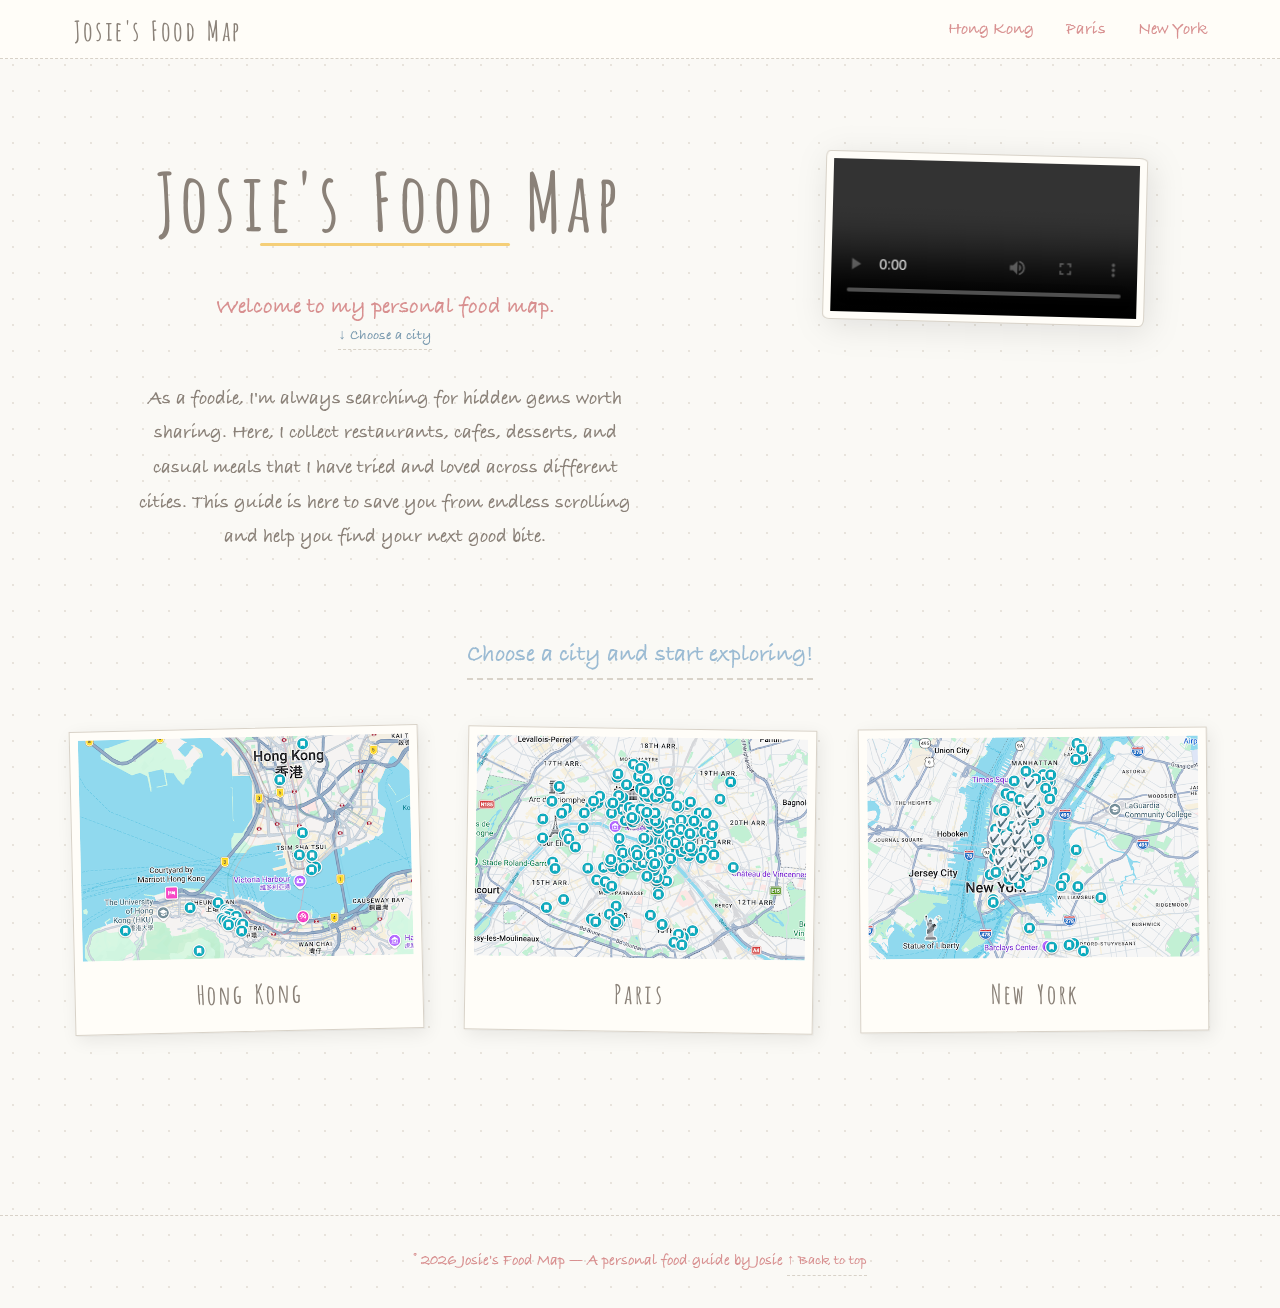
<file: index.html>
<!DOCTYPE html>
<html lang="en">
<head>
    <meta charset="UTF-8">
    <meta name="viewport" content="width=device-width, initial-scale=1.0">
    <title>Josie's Food Map</title>
    <link rel="stylesheet" href="style.css">
</head>
<body>

    <header>
        <nav class="navbar">
            <a href="index.html" class="nav-brand">Josie's Food Map</a>
            <ul class="nav-links">
                <li><a href="hongkong.html">Hong Kong</a></li>
                <li><a href="paris.html">Paris</a></li>
                <li><a href="newyork.html">New York</a></li>
            </ul>
        </nav>
    </header>

    <main id="main-content">

        <section class="hero">
            <div class="hero-content">
                <div class="hero-text">
                    <h1 class="site-title">Josie's Food Map</h1>
                    <h2 class="hero-subtitle">Welcome to my personal food map.</h2>
                    <a href="#cities" class="anchor-link">↓ Choose a city</a>
                    <p class="hero-description">As a foodie, I'm always searching for hidden gems worth sharing. Here, I collect restaurants, cafes, desserts, and casual meals that I have tried and loved across different cities. This guide is here to save you from endless scrolling and help you find your next good bite.</p>
                </div>
                <div class="hero-video-wrap">
                    <video
                        controls
                        width="280"
                        height="400"
                        aria-label="Introduction video about Josie's Food Map">
                        <source src="media/intro.mp4" type="video/mp4">
                        <p>Your browser does not support the video element.
                           <a href="media/intro.mp4">Download the intro video</a>.
                        </p>
                    </video>
                </div>
            </div>
        </section>
        <p class="hero-cta">Choose a city and start exploring!</p>

        <section id="cities" class="city-section" aria-label="Choose a city">
            <div class="city-grid">
                <div class="city-overall">
                    <a href="hongkong.html" class="city-card">
                        <figure>
                            <img
                                src="images/hongkong-map.png"
                                srcset="images/hongkong-map.png 1x, images/hongkong-map@2x.png 2x"
                                width="550" height="344"
                                alt="Hongkong Food Map"
                                class="city-card-img">
                        </figure>
                    </a>
                    <p class="city-card-name">Hong Kong</p>
                </div>

                <div class="city-overall">
                    <a href="paris.html" class="city-card">
                        <figure>
                            <img
                                src="images/paris-map.png"
                                srcset="images/paris-map.png 1x, images/paris-map@2x.png 2x"
                                width="550" height="344"
                                alt="Paris Food Map"
                                class="city-card-img">
                        </figure>
                    </a>
                    <p class="city-card-name">Paris</p>
                </div>

                <div class="city-overall">
                    <a href="newyork.html" class="city-card">
                        <figure>
                            <img
                                src="images/newyork-map.png"
                                srcset="images/newyork-map.png 1x, images/newyork-map@2x.png 2x"
                                width="550" height="344"
                                alt="New York Food Map"
                                class="city-card-img">
                        </figure>
                    </a>
                    <p class="city-card-name">New York</p>
                </div>
            </div>
        </section>

    </main>

    <footer>
        <p>© 2026 Josie's Food Map &mdash; A personal food guide by Josie <a href="#main-content" class="anchor-link">↑ Back to top</a></p>
    </footer>

    <script src="script.js"></script>
</body>
</html>
</file>
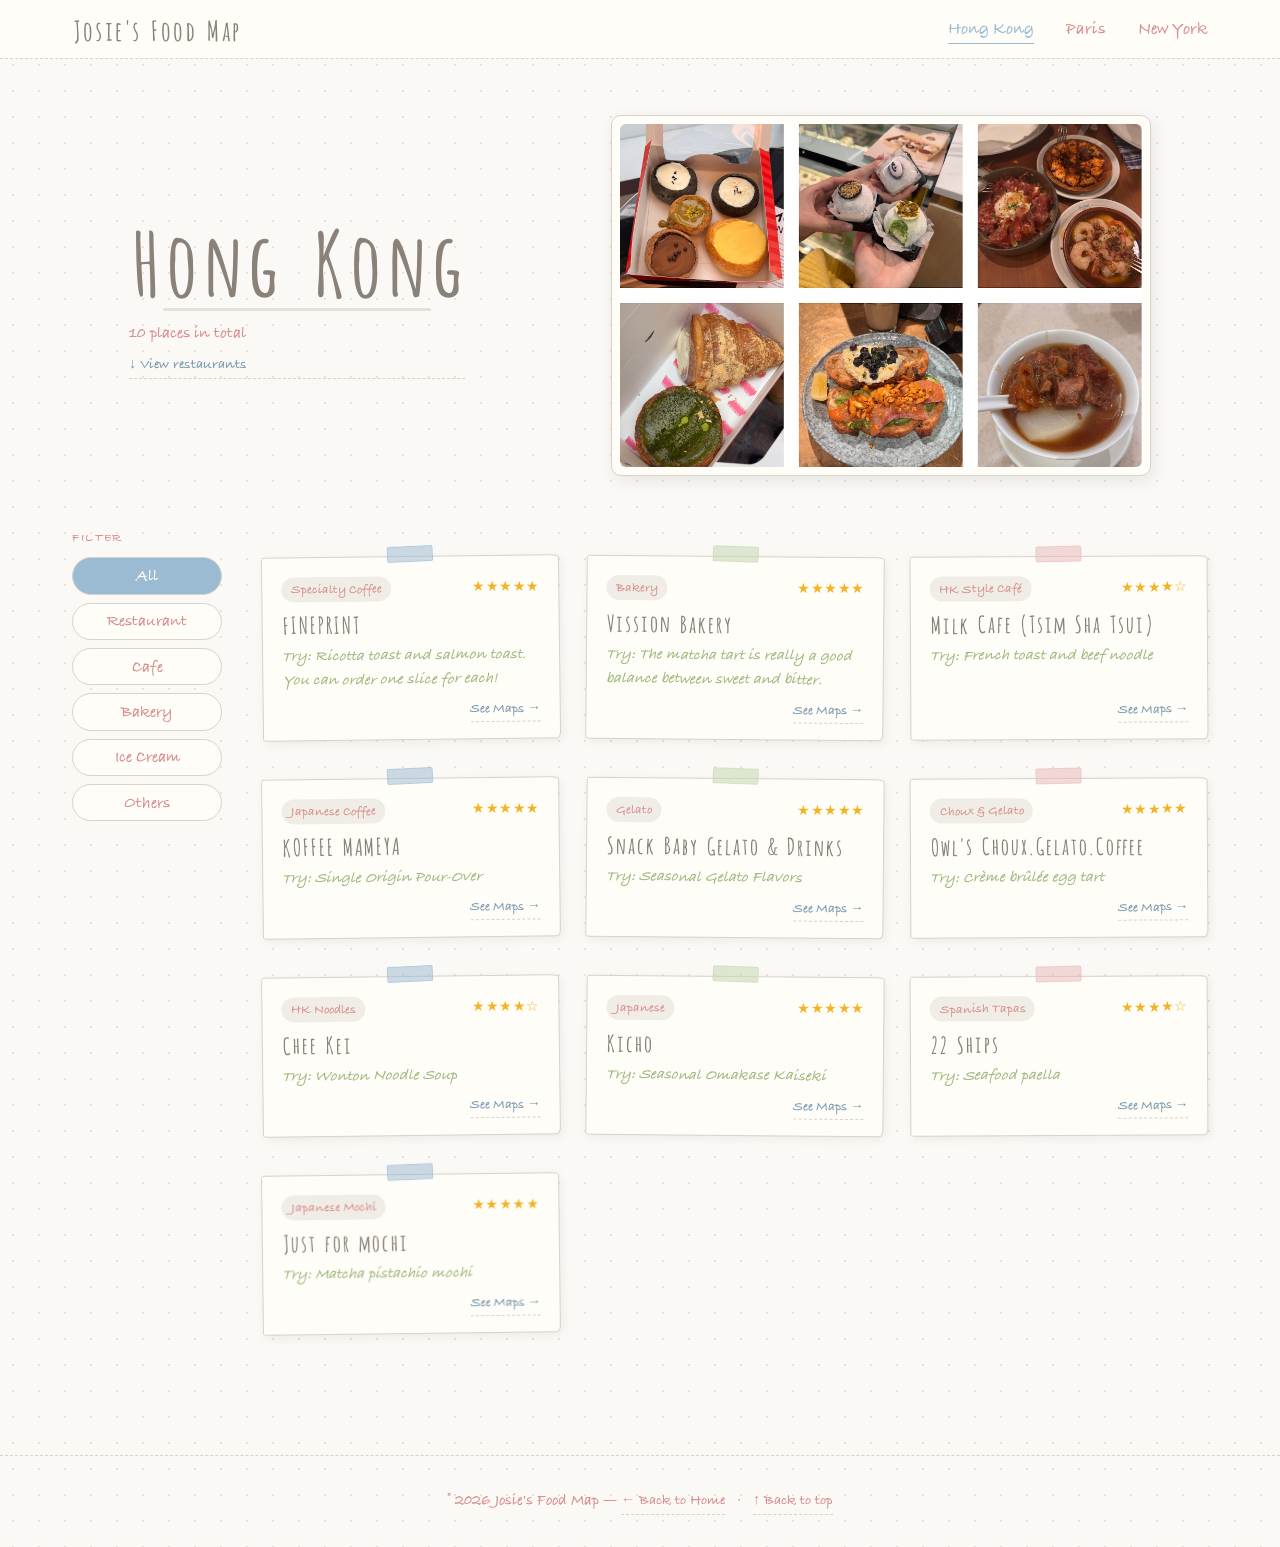
<file: hongkong.html>
<!DOCTYPE html>
<html lang="en">
<head>
    <meta charset="UTF-8">
    <meta name="viewport" content="width=device-width, initial-scale=1.0">
    <title>Hong Kong – Josie's Food Map</title>
    <link rel="stylesheet" href="style.css">
</head>
<body>

    <header>
        <nav class="navbar">
            <a href="index.html" class="nav-brand">Josie's Food Map</a>
            <ul class="nav-links">
                <li><a href="hongkong.html" class="active" aria-current="page">Hong Kong</a></li>
                <li><a href="paris.html">Paris</a></li>
                <li><a href="newyork.html">New York</a></li>
            </ul>
        </nav>
    </header>

    <main id="main-content">

        <section class="city-hero">
            <div class="city-hero-content">
                <div class="city-hero-text">
                    <h1 class="city-name">Hong Kong</h1>
                    <p class="place-count" id="place-count">10 places in total</p>
                    <a href="#restaurants" class="anchor-link">↓ View restaurants</a>
                </div>
                <figure class="city-hero-photo">
                    <img
                        src="images/foodhk.JPG"
                        srcset="images/foodhk.JPG 1x, images/foodhk@2x.JPG 2x"
                        width="550"
                        height="344"
                        alt="Food photo from Hong Kong">
                </figure>
            </div>
        </section>

        <section id="restaurants" class="city-content">

            <aside class="filter-sidebar" aria-label="Filter restaurants by category">
                <h2 class="filter-title">Filter</h2>
                <button class="filter-btn active" data-category="all">All</button>
                <button class="filter-btn" data-category="restaurant">Restaurant</button>
                <button class="filter-btn" data-category="cafe">Cafe</button>
                <button class="filter-btn" data-category="bakery">Bakery</button>
                <button class="filter-btn" data-category="ice-cream">Ice Cream</button>
                <button class="filter-btn" data-category="others">Others</button>
            </aside>

            <div class="cards-grid" id="cards-grid">

                <article class="restaurant-card" data-category="cafe">
                    <div class="card-header">
                        <span class="card-cuisine">Specialty Coffee</span>
                        <span class="card-rating" aria-label="5 out of 5 stars">★★★★★</span>
                    </div>
                    <h3 class="card-name">FINEPRINT</h3>
                    <p class="card-dishes">Try: Ricotta toast and salmon toast. You can order one slice for each!</p>
                    <a href="https://www.google.com/maps/place/FINEPRINT/data=!4m2!3m1!1s0x3404012ac808187f:0xaf577b9323de7979"
                       class="card-maps" target="_blank" rel="noopener noreferrer">See Maps →</a>
                </article>

                <article class="restaurant-card" data-category="bakery">
                    <div class="card-header">
                        <span class="card-cuisine">Bakery</span>
                        <span class="card-rating" aria-label="5 out of 5 stars">★★★★★</span>
                    </div>
                    <h3 class="card-name">Vission Bakery</h3>
                    <p class="card-dishes">Try: The matcha tart is really a good balance between sweet and bitter. </p>
                    <a href="https://www.google.com/maps/place/Vission+Bakery/data=!4m2!3m1!1s0x3404014dda17d187:0x924f300af7d0018"
                       class="card-maps" target="_blank" rel="noopener noreferrer">See Maps →</a>
                </article>

                <article class="restaurant-card" data-category="cafe">
                    <div class="card-header">
                        <span class="card-cuisine">HK Style Café</span>
                        <span class="card-rating" aria-label="4 out of 5 stars">★★★★☆</span>
                    </div>
                    <h3 class="card-name">Milk Cafe (Tsim Sha Tsui)</h3>
                    <p class="card-dishes">Try: French toast and beef noodle</p>
                    <a href="https://www.google.com/maps/place/Milk+Cafe+(Tsim+Sha+Tsui)/data=!4m2!3m1!1s0x34040195a27bfd65:0x2d10527d2b6f0185"
                       class="card-maps" target="_blank" rel="noopener noreferrer">See Maps →</a>
                </article>

                <article class="restaurant-card" data-category="cafe">
                    <div class="card-header">
                        <span class="card-cuisine">Japanese Coffee</span>
                        <span class="card-rating" aria-label="5 out of 5 stars">★★★★★</span>
                    </div>
                    <h3 class="card-name">KOFFEE MAMEYA</h3>
                    <p class="card-dishes">Try: Single Origin Pour-Over</p>
                    <a href="https://www.google.com/maps/place/KOFFEE+MAMEYA/data=!4m2!3m1!1s0x3404012ec0c5ca1d:0xd633ed7f94092b0c"
                       class="card-maps" target="_blank" rel="noopener noreferrer">See Maps →</a>
                </article>

                <article class="restaurant-card" data-category="ice-cream">
                    <div class="card-header">
                        <span class="card-cuisine">Gelato</span>
                        <span class="card-rating" aria-label="5 out of 5 stars">★★★★★</span>
                    </div>
                    <h3 class="card-name">Snack Baby Gelato &amp; Drinks</h3>
                    <p class="card-dishes">Try: Seasonal Gelato Flavors</p>
                    <a href="https://www.google.com/maps/place/Snack+Baby+Gelato+%26+Drinks+(Hollywood+Road)/data=!4m2!3m1!1s0x3404010024e5c5f9:0x8365fdd8f00447b4"
                       class="card-maps" target="_blank" rel="noopener noreferrer">See Maps →</a>
                </article>

                <article class="restaurant-card" data-category="ice-cream">
                    <div class="card-header">
                        <span class="card-cuisine">Choux &amp; Gelato</span>
                        <span class="card-rating" aria-label="5 out of 5 stars">★★★★★</span>
                    </div>
                    <h3 class="card-name">Owl's Choux.Gelato.Coffee</h3>
                    <p class="card-dishes">Try: Crème brûlée egg tart</p>
                    <a href="https://www.google.com/maps/place/Owl's+Choux.Gelato.Coffee/data=!4m2!3m1!1s0x340400ee1c532f33:0x11012520930d333a"
                       class="card-maps" target="_blank" rel="noopener noreferrer">See Maps →</a>
                </article>

                <article class="restaurant-card" data-category="restaurant">
                    <div class="card-header">
                        <span class="card-cuisine">HK Noodles</span>
                        <span class="card-rating" aria-label="4 out of 5 stars">★★★★☆</span>
                    </div>
                    <h3 class="card-name">Chee Kei</h3>
                    <p class="card-dishes">Try: Wonton Noodle Soup</p>
                    <a href="https://www.google.com/maps/place/Chee+Kei/data=!4m2!3m1!1s0x340400ed8fbc2f3d:0x8b661f7a72d221f2"
                       class="card-maps" target="_blank" rel="noopener noreferrer">See Maps →</a>
                </article>

                <article class="restaurant-card" data-category="restaurant">
                    <div class="card-header">
                        <span class="card-cuisine">Japanese</span>
                        <span class="card-rating" aria-label="5 out of 5 stars">★★★★★</span>
                    </div>
                    <h3 class="card-name">Kicho</h3>
                    <p class="card-dishes">Try: Seasonal Omakase Kaiseki</p>
                    <a href="https://www.google.com/maps/place/Kicho/data=!4m2!3m1!1s0x3404016daaa36505:0xb4cee1414362bde1"
                       class="card-maps" target="_blank" rel="noopener noreferrer">See Maps →</a>
                </article>

                <article class="restaurant-card" data-category="restaurant">
                    <div class="card-header">
                        <span class="card-cuisine">Spanish Tapas</span>
                        <span class="card-rating" aria-label="4 out of 5 stars">★★★★☆</span>
                    </div>
                    <h3 class="card-name">22 Ships</h3>
                    <p class="card-dishes">Try: Seafood paella</p>
                    <a href="https://www.google.com/maps/place/22+Ships/data=!4m2!3m1!1s0x3404005cd7c50eb7:0xe607c1e425161a1d"
                       class="card-maps" target="_blank" rel="noopener noreferrer">See Maps →</a>
                </article>

                <article class="restaurant-card" data-category="others">
                    <div class="card-header">
                        <span class="card-cuisine">Japanese Mochi</span>
                        <span class="card-rating" aria-label="5 out of 5 stars">★★★★★</span>
                    </div>
                    <h3 class="card-name">Just for mochi</h3>
                    <p class="card-dishes">Try: Matcha pistachio mochi</p>
                    <a href="https://www.google.com/maps/place/Just+for+mochi/data=!4m2!3m1!1s0x3404007b406e2fcd:0xa5058093e74099b7"
                       class="card-maps" target="_blank" rel="noopener noreferrer">See Maps →</a>
                </article>

            </div>
        </section>

    </main>

    <footer>
        <p>© 2026 Josie's Food Map &mdash; <a href="index.html" class="anchor-link">← Back to Home</a> &ensp;·&ensp; <a href="#main-content" class="anchor-link">↑ Back to top</a></p>
    </footer>

    <script src="script.js"></script>
</body>
</html>
</file>
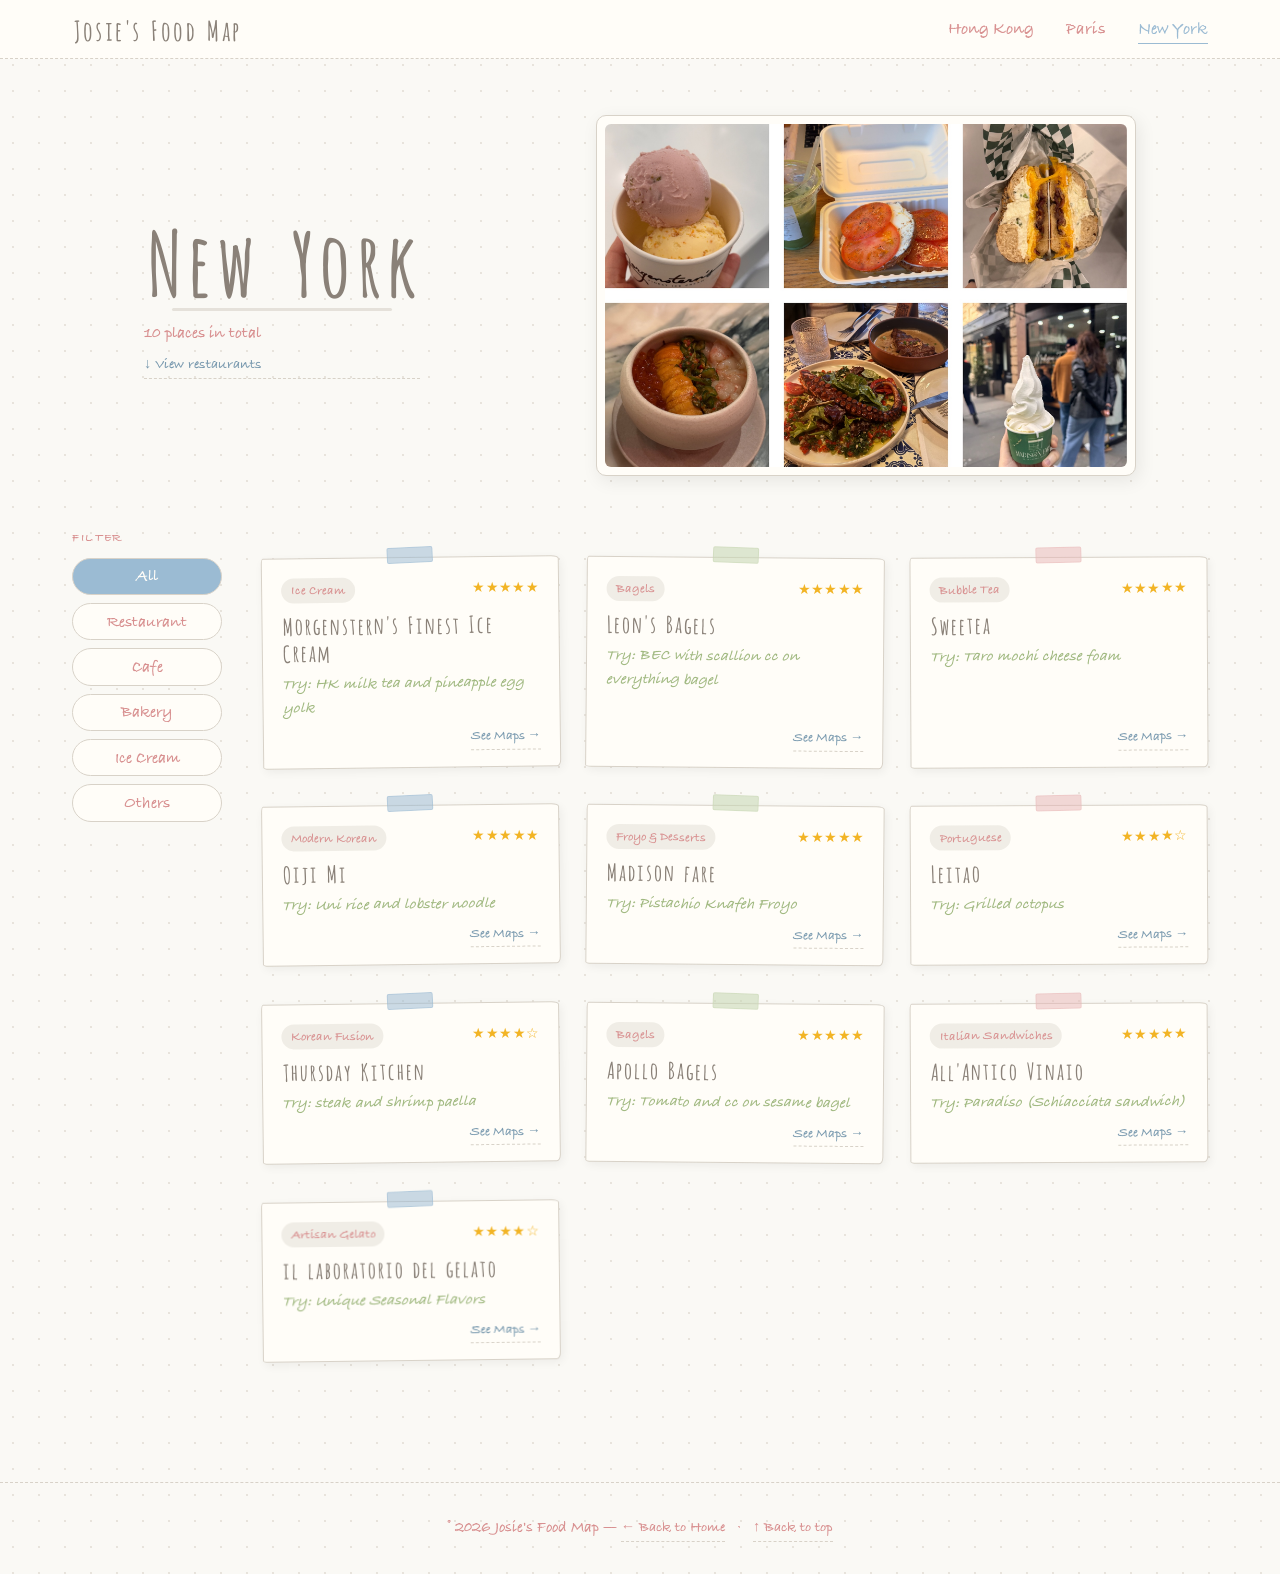
<file: newyork.html>
<!DOCTYPE html>
<html lang="en">
<head>
    <meta charset="UTF-8">
    <meta name="viewport" content="width=device-width, initial-scale=1.0">
    <title>New York – Josie's Food Map</title>
    <link rel="stylesheet" href="style.css">
</head>
<body>

    <header>
        <nav class="navbar">
            <a href="index.html" class="nav-brand">Josie's Food Map</a>
            <ul class="nav-links">
                <li><a href="hongkong.html">Hong Kong</a></li>
                <li><a href="paris.html">Paris</a></li>
                <li><a href="newyork.html" class="active" aria-current="page">New York</a></li>
            </ul>
        </nav>
    </header>

    <main id="main-content">

        <section class="city-hero">
            <div class="city-hero-content">
                <div class="city-hero-text">
                    <h1 class="city-name">New York</h1>
                    <p class="place-count" id="place-count">10 places in total</p>
                    <a href="#restaurants" class="anchor-link">↓ View restaurants</a>
                </div>
                <figure class="city-hero-photo">
                    <img
                        src="images/foodny.JPG"
                        srcset="images/foodny.JPG 1x, images/foodny@2x.JPG 2x"
                        width="550"
                        height="344"
                        alt="Food photo from New York">
                </figure>
            </div>
        </section>

        <section id="restaurants" class="city-content">

            <aside class="filter-sidebar" aria-label="Filter restaurants by category">
                <h2 class="filter-title">Filter</h2>
                <button class="filter-btn active" data-category="all">All</button>
                <button class="filter-btn" data-category="restaurant">Restaurant</button>
                <button class="filter-btn" data-category="cafe">Cafe</button>
                <button class="filter-btn" data-category="bakery">Bakery</button>
                <button class="filter-btn" data-category="ice-cream">Ice Cream</button>
                <button class="filter-btn" data-category="others">Others</button>
            </aside>

            <div class="cards-grid" id="cards-grid">

                <article class="restaurant-card" data-category="ice-cream">
                    <div class="card-header">
                        <span class="card-cuisine">Ice Cream</span>
                        <span class="card-rating" aria-label="5 out of 5 stars">★★★★★</span>
                    </div>
                    <h3 class="card-name">Morgenstern's Finest Ice Cream</h3>
                    <p class="card-dishes">Try: HK milk tea and pineapple egg yolk</p>
                    <a href="https://www.google.com/maps/place/Morgenstern's+Finest+Ice+Cream/data=!4m2!3m1!1s0x89c259007daa42e1:0xd3df9f6ab24b0317"
                       class="card-maps" target="_blank" rel="noopener noreferrer">See Maps →</a>
                </article>

                <article class="restaurant-card" data-category="bakery">
                    <div class="card-header">
                        <span class="card-cuisine">Bagels</span>
                        <span class="card-rating" aria-label="5 out of 5 stars">★★★★★</span>
                    </div>
                    <h3 class="card-name">Leon's Bagels</h3>
                    <p class="card-dishes">Try: BEC with scallion cc on everything bagel</p>
                    <a href="https://www.google.com/maps/place/Leon%E2%80%99s+Bagels/data=!4m2!3m1!1s0x89c25946f1840529:0xe41fa101da775050"
                       class="card-maps" target="_blank" rel="noopener noreferrer">See Maps →</a>
                </article>

                <article class="restaurant-card" data-category="cafe">
                    <div class="card-header">
                        <span class="card-cuisine">Bubble Tea</span>
                        <span class="card-rating" aria-label="5 out of 5 stars">★★★★★</span>
                    </div>
                    <h3 class="card-name">Sweetea</h3>
                    <p class="card-dishes">Try: Taro mochi cheese foam</p>
                    <a href="https://www.google.com/maps/place/Sweetea/data=!4m2!3m1!1s0x89c2595bca10c73f:0x8cab228bf66b583"
                       class="card-maps" target="_blank" rel="noopener noreferrer">See Maps →</a>
                </article>

                <article class="restaurant-card" data-category="restaurant">
                    <div class="card-header">
                        <span class="card-cuisine">Modern Korean</span>
                        <span class="card-rating" aria-label="5 out of 5 stars">★★★★★</span>
                    </div>
                    <h3 class="card-name">Oiji Mi</h3>
                    <p class="card-dishes">Try: Uni rice and lobster noodle</p>
                    <a href="https://www.google.com/maps/place/Oiji+Mi/data=!4m2!3m1!1s0x89c259664d15ed79:0x5c9ea8800269810d"
                       class="card-maps" target="_blank" rel="noopener noreferrer">See Maps →</a>
                </article>

                <article class="restaurant-card" data-category="others">
                    <div class="card-header">
                        <span class="card-cuisine">Froyo &amp; Desserts</span>
                        <span class="card-rating" aria-label="5 out of 5 stars">★★★★★</span>
                    </div>
                    <h3 class="card-name">Madison fare</h3>
                    <p class="card-dishes">Try: Pistachio Knafeh Froyo</p>
                    <a href="https://www.google.com/maps/place/Madison+fare/data=!4m2!3m1!1s0x89c2597865f90889:0xf319b18271545167"
                       class="card-maps" target="_blank" rel="noopener noreferrer">See Maps →</a>
                </article>

                <article class="restaurant-card" data-category="restaurant">
                    <div class="card-header">
                        <span class="card-cuisine">Portuguese</span>
                        <span class="card-rating" aria-label="4 out of 5 stars">★★★★☆</span>
                    </div>
                    <h3 class="card-name">Leitao</h3>
                    <p class="card-dishes">Try: Grilled octopus</p>
                    <a href="https://www.google.com/maps/place/Leitao/data=!4m2!3m1!1s0x89c25994ca6f25fb:0xd6736dd24abe791b"
                       class="card-maps" target="_blank" rel="noopener noreferrer">See Maps →</a>
                </article>

                <article class="restaurant-card" data-category="restaurant">
                    <div class="card-header">
                        <span class="card-cuisine">Korean Fusion</span>
                        <span class="card-rating" aria-label="4 out of 5 stars">★★★★☆</span>
                    </div>
                    <h3 class="card-name">Thursday Kitchen</h3>
                    <p class="card-dishes">Try: steak and shrimp paella</p>
                    <a href="https://www.google.com/maps/place/Thursday+Kitchen/data=!4m2!3m1!1s0x89c2599d70622157:0x6cbda8e9803282da"
                       class="card-maps" target="_blank" rel="noopener noreferrer">See Maps →</a>
                </article>

                <article class="restaurant-card" data-category="bakery">
                    <div class="card-header">
                        <span class="card-cuisine">Bagels</span>
                        <span class="card-rating" aria-label="5 out of 5 stars">★★★★★</span>
                    </div>
                    <h3 class="card-name">Apollo Bagels</h3>
                    <p class="card-dishes">Try: Tomato and cc on sesame bagel</p>
                    <a href="https://www.google.com/maps/place/Apollo+Bagels/data=!4m2!3m1!1s0x89c259006b5f41ef:0x87200d2c9acee1d0"
                       class="card-maps" target="_blank" rel="noopener noreferrer">See Maps →</a>
                </article>

                <article class="restaurant-card" data-category="restaurant">
                    <div class="card-header">
                        <span class="card-cuisine">Italian Sandwiches</span>
                        <span class="card-rating" aria-label="5 out of 5 stars">★★★★★</span>
                    </div>
                    <h3 class="card-name">All'Antico Vinaio</h3>
                    <p class="card-dishes">Try: Paradiso (Schiacciata sandwich)</p>
                    <a href="https://www.google.com/maps/place/All'Antico+Vinaio/data=!4m2!3m1!1s0x89c259d4955cac01:0x58f4b4fcad58588f"
                       class="card-maps" target="_blank" rel="noopener noreferrer">See Maps →</a>
                </article>

                <article class="restaurant-card" data-category="ice-cream">
                    <div class="card-header">
                        <span class="card-cuisine">Artisan Gelato</span>
                        <span class="card-rating" aria-label="4 out of 5 stars">★★★★☆</span>
                    </div>
                    <h3 class="card-name">il laboratorio del gelato</h3>
                    <p class="card-dishes">Try: Unique Seasonal Flavors</p>
                    <a href="https://www.google.com/maps/place/il+laboratorio+del+gelato/data=!4m2!3m1!1s0x89c2598722ae28eb:0x5c4a711e46a801a0"
                       class="card-maps" target="_blank" rel="noopener noreferrer">See Maps →</a>
                </article>

            </div>
        </section>

    </main>

    <footer>
        <p>© 2026 Josie's Food Map &mdash; <a href="index.html" class="anchor-link">← Back to Home</a> &ensp;·&ensp; <a href="#main-content" class="anchor-link">↑ Back to top</a></p>
    </footer>

    <script src="script.js"></script>
</body>
</html>
</file>
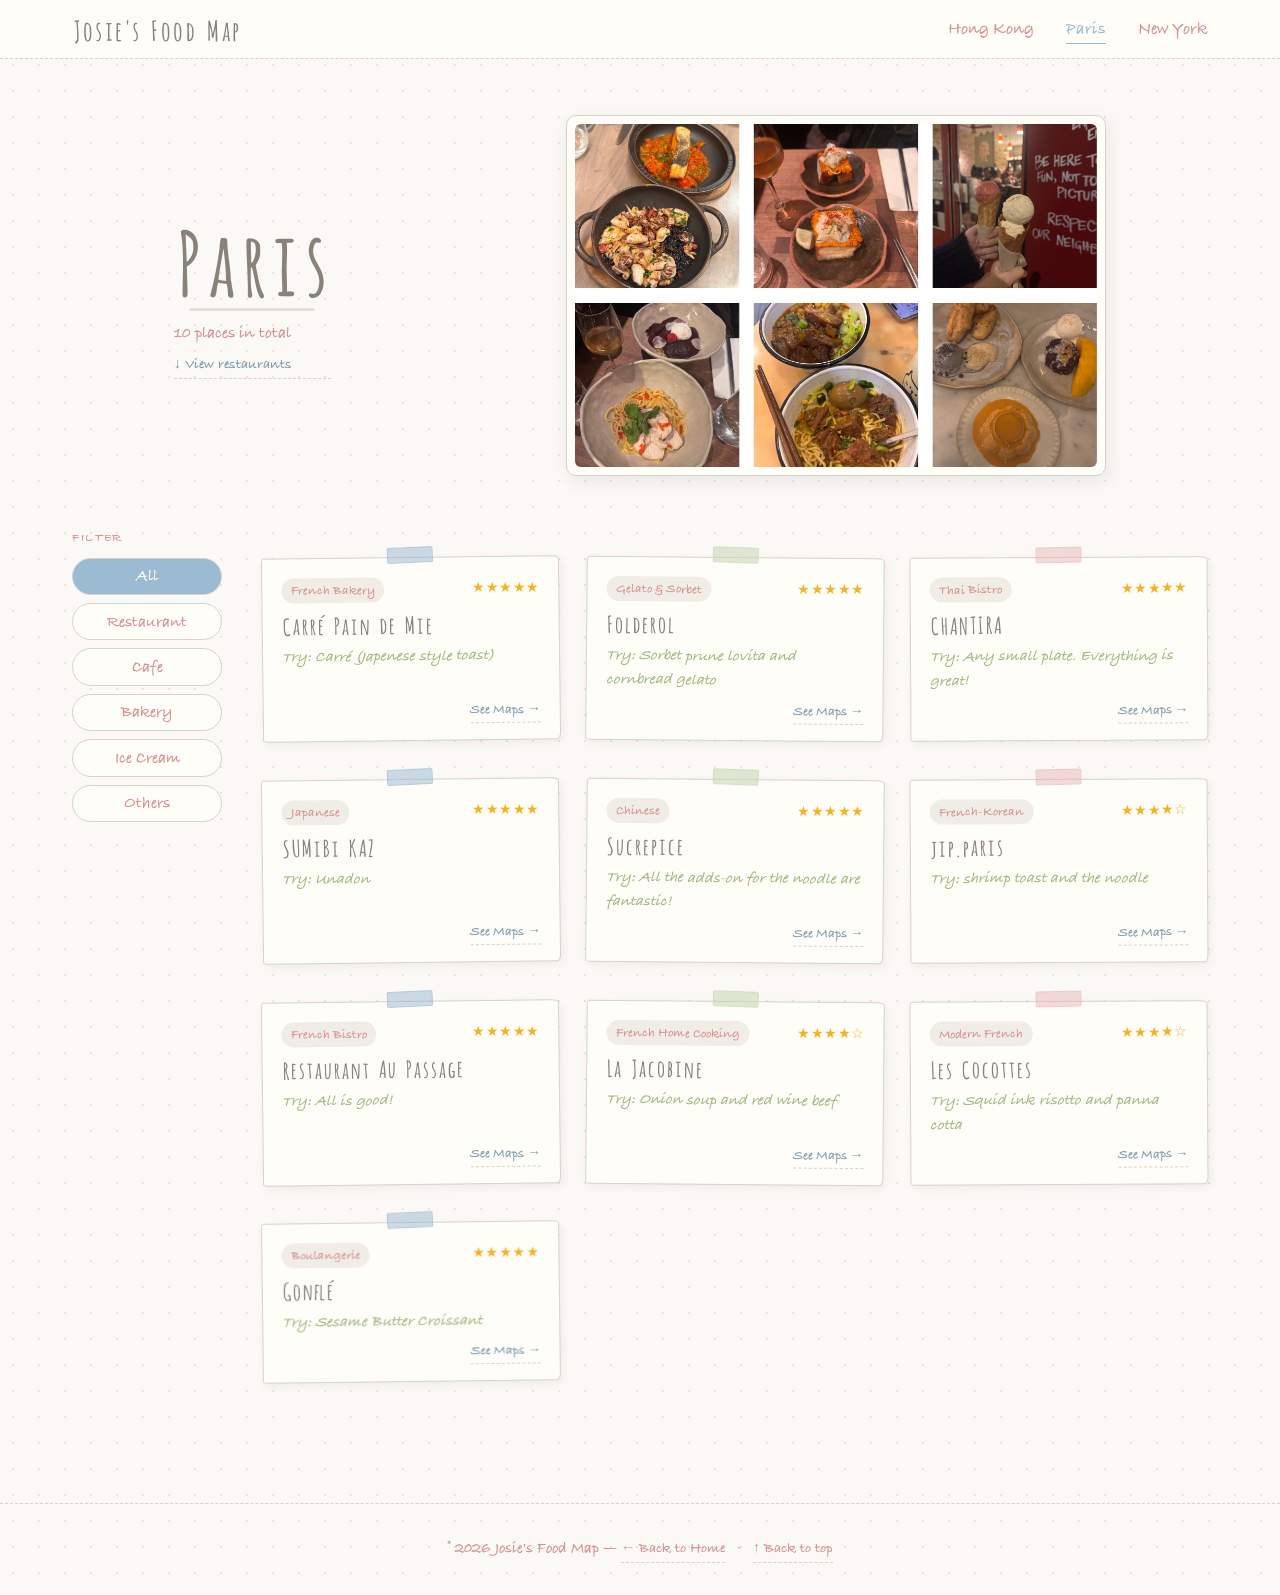
<file: paris.html>
<!DOCTYPE html>
<html lang="en">
<head>
    <meta charset="UTF-8">
    <meta name="viewport" content="width=device-width, initial-scale=1.0">
    <title>Paris – Josie's Food Map</title>
    <link rel="stylesheet" href="style.css">
</head>
<body>

    <header>
        <nav class="navbar">
            <a href="index.html" class="nav-brand">Josie's Food Map</a>
            <ul class="nav-links">
                <li><a href="hongkong.html">Hong Kong</a></li>
                <li><a href="paris.html" class="active" aria-current="page">Paris</a></li>
                <li><a href="newyork.html">New York</a></li>
            </ul>
        </nav>
    </header>

    <main id="main-content">

        <section class="city-hero">
            <div class="city-hero-content">
                <div class="city-hero-text">
                    <h1 class="city-name">Paris</h1>
                    <p class="place-count" id="place-count">10 places in total</p>
                    <a href="#restaurants" class="anchor-link">↓ View restaurants</a>
                </div>
                <figure class="city-hero-photo">
                    <img
                        src="images/foodparis.JPG"
                        srcset="images/foodparis.JPG 1x, images/foodparis@2x.JPG 2x"
                        width="550"
                        height="344"
                        alt="Food photo from Paris">
                </figure>
            </div>
        </section>

        <section id="restaurants" class="city-content">

            <aside class="filter-sidebar" aria-label="Filter restaurants by category">
                <h2 class="filter-title">Filter</h2>
                <button class="filter-btn active" data-category="all">All</button>
                <button class="filter-btn" data-category="restaurant">Restaurant</button>
                <button class="filter-btn" data-category="cafe">Cafe</button>
                <button class="filter-btn" data-category="bakery">Bakery</button>
                <button class="filter-btn" data-category="ice-cream">Ice Cream</button>
                <button class="filter-btn" data-category="others">Others</button>
            </aside>

            <div class="cards-grid" id="cards-grid">

                <article class="restaurant-card" data-category="bakery">
                    <div class="card-header">
                        <span class="card-cuisine">French Bakery</span>
                        <span class="card-rating" aria-label="5 out of 5 stars">★★★★★</span>
                    </div>
                    <h3 class="card-name">Carré Pain de Mie</h3>
                    <p class="card-dishes">Try: Carré (Japenese style toast)</p>
                    <a href="https://www.google.com/maps/place/Carr%C3%A9+Pain+de+Mie/data=!4m2!3m1!1s0x47e66e034c715555:0x1f4b795d6feba5ea"
                       class="card-maps" target="_blank" rel="noopener noreferrer">See Maps →</a>
                </article>

                <article class="restaurant-card" data-category="ice-cream">
                    <div class="card-header">
                        <span class="card-cuisine">Gelato &amp; Sorbet</span>
                        <span class="card-rating" aria-label="5 out of 5 stars">★★★★★</span>
                    </div>
                    <h3 class="card-name">Folderol</h3>
                    <p class="card-dishes">Try: Sorbet prune lovita and cornbread gelato</p>
                    <a href="https://www.google.com/maps/place/Folderol/data=!4m2!3m1!1s0x47e66ddfa0c546ef:0xe6a004bab87eb43a"
                       class="card-maps" target="_blank" rel="noopener noreferrer">See Maps →</a>
                </article>

                <article class="restaurant-card" data-category="restaurant">
                    <div class="card-header">
                        <span class="card-cuisine">Thai Bistro</span>
                        <span class="card-rating" aria-label="5 out of 5 stars">★★★★★</span>
                    </div>
                    <h3 class="card-name">CHANTIRA</h3>
                    <p class="card-dishes">Try: Any small plate. Everything is great!</p>
                    <a href="https://www.google.com/maps/place/CHANTIRA/data=!4m2!3m1!1s0x47e6715e33f69757:0x9469077d8920d9b1"
                       class="card-maps" target="_blank" rel="noopener noreferrer">See Maps →</a>
                </article>

                <article class="restaurant-card" data-category="restaurant">
                    <div class="card-header">
                        <span class="card-cuisine">Japanese</span>
                        <span class="card-rating" aria-label="5 out of 5 stars">★★★★★</span>
                    </div>
                    <h3 class="card-name">SUMiBi KAZ</h3>
                    <p class="card-dishes">Try: Unadon</p>
                    <a href="https://www.google.com/maps/place/SUMiBi+KAZ/data=!4m2!3m1!1s0x47e66e3e46900cbb:0x8cdd40ee96c78d2a"
                       class="card-maps" target="_blank" rel="noopener noreferrer">See Maps →</a>
                </article>

                <article class="restaurant-card" data-category="bakery">
                    <div class="card-header">
                        <span class="card-cuisine">Chinese</span>
                        <span class="card-rating" aria-label="5 out of 5 stars">★★★★★</span>
                    </div>
                    <h3 class="card-name">Sucrepice</h3>
                    <p class="card-dishes">Try: All the adds-on for the noodle are fantastic!</p>
                    <a href="https://www.google.com/maps/place/Sucrepice/data=!4m2!3m1!1s0x47e671e5a3c1f067:0x29cacc6b68461f5d"
                       class="card-maps" target="_blank" rel="noopener noreferrer">See Maps →</a>
                </article>

                <article class="restaurant-card" data-category="restaurant">
                    <div class="card-header">
                        <span class="card-cuisine">French-Korean</span>
                        <span class="card-rating" aria-label="4 out of 5 stars">★★★★☆</span>
                    </div>
                    <h3 class="card-name">jip.paris</h3>
                    <p class="card-dishes">Try: shrimp toast and the noodle</p>
                    <a href="https://www.google.com/maps/place/jip.paris/data=!4m2!3m1!1s0x47e66d000ffd97a1:0xbee0cf32d71db7b1"
                       class="card-maps" target="_blank" rel="noopener noreferrer">See Maps →</a>
                </article>

                <article class="restaurant-card" data-category="restaurant">
                    <div class="card-header">
                        <span class="card-cuisine">French Bistro</span>
                        <span class="card-rating" aria-label="5 out of 5 stars">★★★★★</span>
                    </div>
                    <h3 class="card-name">Restaurant Au Passage</h3>
                    <p class="card-dishes">Try: All is good!</p>
                    <a href="https://www.google.com/maps/place/RESTAURANT+AU+PASSAGE/data=!4m2!3m1!1s0x47e66dfde8fef7db:0xcb752e8052dc0fd9"
                       class="card-maps" target="_blank" rel="noopener noreferrer">See Maps →</a>
                </article>

                <article class="restaurant-card" data-category="restaurant">
                    <div class="card-header">
                        <span class="card-cuisine">French Home Cooking</span>
                        <span class="card-rating" aria-label="4 out of 5 stars">★★★★☆</span>
                    </div>
                    <h3 class="card-name">La Jacobine</h3>
                    <p class="card-dishes">Try: Onion soup and red wine beef</p>
                    <a href="https://www.google.com/maps/place/La+Jacobine/data=!4m2!3m1!1s0x47e671ded4176171:0x274e05037fc4d75b"
                       class="card-maps" target="_blank" rel="noopener noreferrer">See Maps →</a>
                </article>

                <article class="restaurant-card" data-category="restaurant">
                    <div class="card-header">
                        <span class="card-cuisine">Modern French</span>
                        <span class="card-rating" aria-label="4 out of 5 stars">★★★★☆</span>
                    </div>
                    <h3 class="card-name">Les Cocottes</h3>
                    <p class="card-dishes">Try: Squid ink risotto and panna cotta</p>
                    <a href="https://www.google.com/maps/place/Les+Cocottes/data=!4m2!3m1!1s0x47e66fdf98609253:0x9ba9899504fd773c"
                       class="card-maps" target="_blank" rel="noopener noreferrer">See Maps →</a>
                </article>

                <article class="restaurant-card" data-category="bakery">
                    <div class="card-header">
                        <span class="card-cuisine">Boulangerie</span>
                        <span class="card-rating" aria-label="5 out of 5 stars">★★★★★</span>
                    </div>
                    <h3 class="card-name">Gonflé</h3>
                    <p class="card-dishes">Try: Sesame Butter Croissant</p>
                    <a href="https://www.google.com/maps/place/Gonfl%C3%A9/data=!4m2!3m1!1s0x47e66fedfba0b809:0x2df35271181c3c71"
                       class="card-maps" target="_blank" rel="noopener noreferrer">See Maps →</a>
                </article>

            </div>
        </section>

    </main>

    <footer>
        <p>© 2026 Josie's Food Map &mdash; <a href="index.html" class="anchor-link">← Back to Home</a> &ensp;·&ensp; <a href="#main-content" class="anchor-link">↑ Back to top</a></p>
    </footer>

    <script src="script.js"></script>
</body>
</html>
</file>
<file: style.css>
/* fonts */

@font-face {
    font-family: 'Amatica SC';
    font-weight: 700;
    font-style: normal;
    font-display: swap;
    src: url('fonts/AmaticaSC-Bold.woff2') format('woff2');
}

@font-face {
    font-family: 'Bradley Hand';
    font-weight: 400;
    font-style: normal;
    font-display: swap;
    src: url('fonts/BradleyHand-Bold.woff2') format('woff2');
}

/* defined parameters */

:root {
    --bg:     #faf9f5;
    --paper:  #fffdf8;
    --muted:   #d89090;
    --label: #a1b981;
    --text:  #8a8178;
    --line:   #d8d2c8;
    --blue:   #9bbbd3;
    --cream:  #f3eadc;

    --accent:       #7a9aaf;
    --accent-hover: #5e8099;
    --star:         #f2b425;

    --font-display: 'Amatica SC', 'Bradley Hand ITC', cursive;
    --font-body:    'Bradley Hand', 'Bradley Hand ITC', cursive;

    --nav-height:  58px;
    --max-width:   1200px;
    --gap:         1.6rem;
}

*,
*::before,
*::after {
    box-sizing: border-box;
    margin: 0;
    padding: 0;
}

html {
    font-size: 16px;
    scroll-behavior: smooth;
}

body {
    font-family: var(--font-body);
    font-size: 1.1rem;
    color: var(--text);
    background-color: var(--bg);
    /* subtle dot-grid: notebook / graph-paper feel */
    background-image: radial-gradient(circle, rgba(216, 210, 200, 0.55) 1px, transparent 1px);
    background-size: 26px 26px;
    line-height: 1.6;
}

img {
    max-width: 100%;
    display: block;
}


h1 {
    font-family: var(--font-display);
    font-size: 4rem;
    font-weight: 700;
    line-height: 1.1;
}

h2 {
    font-family: var(--font-display);
    font-size: 2rem;
    font-weight: 700;
    line-height: 1.2;
}

h3 {
    font-family: var(--font-display);
    font-size: 1.4rem;
    font-weight: 700;
    line-height: 1.2;
}

p {
    font-family: var(--font-body);
    font-size: 1.15rem;
    line-height: 1.7;
}

/* links */

a:link    { color: var(--accent); text-decoration: none; }
a:visited { color: #6a8a9a; }
a:hover   { color: var(--accent-hover); text-decoration: underline; }
a:active  { color: var(--text); }

/* header navigation */

header {
    position: sticky;
    top: 0;
    z-index: 100;
    background-color: var(--paper);
    border-bottom: 1.5px dashed var(--line);
}

.navbar {
    max-width: var(--max-width);
    margin: 0 auto;
    padding: 0 2rem;
    height: var(--nav-height);
    display: flex;
    align-items: center;
    justify-content: space-between;
}

.nav-brand {
    font-family: var(--font-display);
    font-size: 1.7rem;
    font-weight: 700;
    color: var(--text) !important;
    text-decoration: none !important;
    letter-spacing: 0.02em;
    transition: color 0.2s;
}
.nav-brand:hover { color: var(--muted) !important; }

.nav-links {
    list-style: none;
    display: flex;
    gap: 2rem;
}

.nav-links a {
    font-family: var(--font-body);
    font-size: 1.05rem;
    color: var(--muted);
    text-decoration: none;
    padding-bottom: 3px;
    border-bottom: 1.5px solid transparent;
    transition: color 0.2s, border-color 0.2s;
}
.nav-links a:visited { color: var(--muted); }
.nav-links a:hover,
.nav-links a.active {
    color: var(--blue);
    border-bottom-color: var(--blue);
    text-decoration: none;
}


main {
    max-width: var(--max-width);
    margin: 0 auto;
    padding: 2.5rem 2rem;
}

/* index page intro (flex)*/

.hero {
    padding: 3.5rem 0 3rem;
}

.hero-content {
    display: flex;
    gap: 4rem;
    align-items: flex-start;
    justify-content: space-around;
}

.hero-text { 
    flex: 0 1 500px; 
    text-align: center;}

.site-title {
    text-align: center;
    font-size: 5rem;
    margin-bottom: 0.5rem;
    line-height: 1;
    color: var(--text);
}

.site-title::after {
    content: '';
    display: block;
    height: 3px;
    width: 50%;
    background: var(--star);
    border-radius: 3px;
    margin: 8px auto 0;
    opacity: 0.6;
}

.hero-subtitle {
    text-align: center;
    font-family: var(--font-body);
    font-size: 1.4rem;
    font-weight: 400;
    color: var(--muted);
    margin-top: 3rem;
}

.hero-description {
    text-align: center;
    font-size: 1.2rem;
    max-width: 500px;
    margin: 2rem auto;
    color: var(--text);
    line-height: 1.8;
}

.hero-cta {
    display: block;
    width: fit-content;
    margin: auto;
    font-family: var(--font-body);
    font-size: 1.5rem;
    color: var(--blue);
    border-bottom: 2px dashed var(--line);
    padding-bottom: 2px;
}

/* video styled like a photo in a white sleeve */
.hero-video-wrap {
    flex: 0 0 320px;
    transform: rotate(1.5deg);
    filter: drop-shadow(4px 6px 16px rgba(0, 0, 0, 0.10));
}

.hero-video-wrap video {
    width: 100%;
    height: auto;
    border-radius: 3px 8px 4px 6px / 6px 3px 7px 4px;
    background: var(--cream);
    border: 7px solid var(--paper);
    outline: 1.5px solid var(--line);
}

/* index page city map button (grid)*/

.city-section {
    padding: 3rem 0 4rem;
}

.city-grid {
    display: grid;
    grid-template-columns: repeat(3, 1fr);
    gap: 2.8rem;
    align-items: start;
}

/* Polaroid photo card */
.city-overall {
    background: var(--paper);
    padding: 8px 8px 0;
    border: 1px solid var(--line);
    box-shadow: 3px 5px 18px rgba(0, 0, 0, 0.08), 1px 1px 0 rgba(0, 0, 0, 0.03);
    transition: transform 0.25s ease, box-shadow 0.25s ease;
}

.city-overall:nth-child(1) { transform: rotate(-1.3deg); }
.city-overall:nth-child(2) { transform: rotate(0.9deg); }
.city-overall:nth-child(3) { transform: rotate(-0.5deg); }

.city-overall:hover {
    transform: rotate(0deg) translateY(-6px);
    box-shadow: 5px 12px 30px rgba(0, 0, 0, 0.12);
}

.city-card {
    display: block;
    overflow: hidden;
    text-decoration: none;
}
.city-card:hover { text-decoration: none; }

.city-card-img {
    width: 100%;
    height: auto;
    display: block;
    transition: opacity 0.22s;
}
.city-card:hover .city-card-img { opacity: 0.90; }

/* polaroid caption strip */
.city-card-name {
    font-family: var(--font-display);
    font-size: 1.65rem;
    color: var(--text);
    text-align: center;
    padding: 0.75rem 0.5rem 1rem;
    letter-spacing: 0.03em;
}

/* city page intro */

.city-hero {
    padding: 1rem 0rem;
    margin-bottom: 2.5rem;
}

.city-hero-content {
    display: flex;
    flex-direction: row;
    justify-content: space-around;
    align-items: flex-start;
    gap: 2rem;
}

.city-hero-text {
    display: flex;
    align-self: center;
    flex-direction: column;
    gap: 0.4rem;
}

.city-hero-photo {
    flex: 0 0 540px;
    background: var(--paper);
    border: 1px solid var(--line);
    border-radius: 10px;
    padding: 0.5rem;
    box-shadow: 3px 5px 18px rgba(0, 0, 0, 0.08);
}

.city-hero-photo img {
    width: 100%;
    height: auto;
    border-radius: 6px;
}

.city-name {
    font-size: 5.5rem;
    line-height: 1;
    margin-bottom: 0.15rem;
    color: var(--text);
    display: inline-block;
    position: relative;
}

/* soft underline under city name */
.city-name::after {
    content: '';
    display: block;
    height: 3px;
    width: 80%;
    background: var(--line);
    border-radius: 3px;
    margin: 8px auto 0;
    opacity: 0.6;
}

.place-count {
    font-size: 1rem;
    color: var(--muted);
}

.anchor-link {
    font-family: var(--font-body);
    font-size: 0.9rem;
    color: var(--muted);
    border-bottom: 1px dashed var(--line);
    display: inline-block;
    padding-bottom: 1px;
    text-decoration: none;
    transition: color 0.18s, border-color 0.18s;
}
.anchor-link:hover {
    color: var(--text);
    border-bottom-color: var(--text);
    text-decoration: none;
}

/* city page content */

.city-content {
    display: grid;
    grid-template-columns: 150px 1fr;
    gap: 2.5rem;
    align-items: start;
}

/* city page filter bar (flex) */

.filter-sidebar {
    position: sticky;
    top: calc(var(--nav-height) + 1.2rem);
    display: flex;
    flex-direction: column;
    gap: 0.5rem;
}

.filter-title {
    font-family: var(--font-body);
    font-size: 0.75rem;
    text-transform: uppercase;
    letter-spacing: 0.14em;
    color: var(--muted);
    margin-bottom: 0.2rem;
}

.filter-btn {
    display: block;
    width: 100%;
    padding: 0.48rem 0.85rem;
    background: var(--paper);
    border: 1.5px solid var(--line);
    border-radius: 20px;
    font-family: var(--font-body);
    font-size: 1rem;
    color: var(--muted);
    cursor: pointer;
    text-align: center;
    transition: background 0.18s, color 0.18s, border-color 0.18s;
}
.filter-btn:hover {
    background: rgba(216, 210, 200, 0.28);
    border-color: var(--line);
    color: var(--text);
}
.filter-btn:focus-visible {
    outline: 2px solid var(--text);
    outline-offset: 2px;
}
.filter-btn.active {
    background: var(--blue);
    color: var(--paper);
    border-color: var(--line);
}

/* restaurant card */

.cards-grid {
    display: grid;
    grid-template-columns: repeat(3, 1fr);
    gap: var(--gap);
    padding-top: 0.8rem;  /* room above tape strips */
}


.restaurant-card {
    background: var(--paper);
    border: 1.5px solid var(--line);
    border-radius: 2px 8px 4px 6px / 6px 3px 7px 2px;
    padding: 1.2rem 1.2rem 1rem;
    display: flex;
    flex-direction: column;
    gap: 0.5rem;
    position: relative;
    margin-top: 12px;  
    box-shadow: 2px 3px 10px rgba(0, 0, 0, 0.055);
    transition: transform 0.22s ease, box-shadow 0.22s ease;
}


.restaurant-card:nth-child(3n+1) { transform: rotate(-0.7deg); }
.restaurant-card:nth-child(3n+2) { transform: rotate( 0.5deg); }
.restaurant-card:nth-child(3n)   { transform: rotate(-0.3deg); }

.restaurant-card:hover {
    transform: rotate(0deg) translateY(-5px);
    box-shadow: 4px 9px 24px rgba(0, 0, 0, 0.10);
}

/* tape strip*/
.restaurant-card::before {
    content: '';
    position: absolute;
    top: -11px;
    left: 50%;
    width: 46px;
    height: 16px;
    border-radius: 2px;
    z-index: 2;
}

.restaurant-card:nth-child(3n+1)::before {
    transform: translateX(-50%) rotate(-2deg);
    background: rgba(155, 187, 211, 0.52);
    border: 1px solid rgba(155, 187, 211, 0.45);
}
.restaurant-card:nth-child(3n+2)::before {
    transform: translateX(-50%) rotate(1.8deg);
    background: rgba(201, 216, 182, 0.58);
    border: 1px solid rgba(201, 216, 182, 0.50);
}
.restaurant-card:nth-child(3n)::before {
    transform: translateX(-50%) rotate(-1.2deg);
    background: rgba(232, 185, 184, 0.52);
    border: 1px solid rgba(232, 185, 184, 0.45);
}


.card-header {
    display: flex;
    justify-content: space-between;
    align-items: center;
    gap: 0.5rem;
}

/* cuisine tag */
.card-cuisine {
    font-family: var(--font-body);
    font-size: 0.80rem;
    padding: 0.15rem 0.6rem;
    border-radius: 20px;
    white-space: nowrap;
    overflow: hidden;
    text-overflow: ellipsis;
    max-width: 62%;
    background: rgba(216, 210, 200, 0.38);
    color: var(--muted);
}

.card-rating {
    font-size: 0.88rem;
    color: var(--star);
    letter-spacing: 0.03em;
    flex-shrink: 0;
}

.card-name {
    font-family: var(--font-display);
    font-size: 1.45rem;
    color: var(--text);
    line-height: 1.15;
}

.card-dishes {
    font-size: 0.96rem;
    color: var(--label);
    flex: 1;
    font-style: italic;
    line-height: 1.55;
}

.card-maps {
    font-family: var(--font-body);
    font-size: 0.84rem;
    color: var(--muted);
    align-self: flex-end;
    text-decoration: none;
    border-bottom: 1.5px dashed var(--line);
    padding-bottom: 1px;
    transition: color 0.18s, border-color 0.18s;
}
.card-maps:hover {
    color: var(--text);
    border-bottom-color: var(--text);
    text-decoration: none;
}
.card-maps:visited { color: var(--muted); }

/* footer */

footer {
    background: transparent;
    border-top: 1.5px dashed var(--line);
    padding: 2rem;
    text-align: center;
    margin-top: 5rem;
}

footer p {
    font-size: 0.95rem;
    color: var(--muted);
}

footer a:link,
footer a:visited { color: var(--muted); }
footer a:hover   { color: var(--text); text-decoration: none; }

/* responsive design */

/* Tablet: 2-column card grid */
@media (max-width: 1024px) {
    .cards-grid  { grid-template-columns: repeat(2, 1fr); }
    .city-grid   { grid-template-columns: repeat(2, 1fr); }
    .hero-content { gap: 2.5rem; }
    .hero-video-wrap { flex: 0 0 220px; }
    .city-hero-photo { flex-basis: 360px; }
}

/* Mobile: single-column layout */
@media (max-width: 768px) {
    main { padding: 1rem; }

    h1 { font-size: 2.8rem; }
    h2 { font-size: 1.5rem; }

    .navbar {
        padding: 0 1rem;
        flex-wrap: wrap;
        height: auto;
        padding-top: 0.75rem;
        padding-bottom: 0.75rem;
        gap: 0.5rem;
    }
    .nav-links   { gap: 1.2rem; }
    .nav-links a { font-size: 1rem; }

    .hero        { padding: 1.5rem 0 1rem; }
    .hero-content { 
        flex-direction: column;
        gap:1rem;  }
    .hero-text {
            flex: none;
            width: 100%;
        }
    .hero-video-wrap {
        flex: none;
        margin: 0 auto;
        width: 100%;
        max-width: 350px;
        transform: rotate(0deg);
        filter: none;
    }
    .site-title  { font-size: 3rem; }

    /* city grid: 1 column; flatten rotations on small screen */
    .city-grid   { grid-template-columns: 1fr; }
    .city-overall { transform: rotate(0deg) !important; }

    .city-name   { font-size: 3.5rem; }

    .city-hero-content {
        flex-direction: column;
        align-items: center;
        gap: 1rem;
        text-align: center;
    }

    .city-hero-photo {
        width: 100%;
        max-width: 320px;
        flex: none;
    }

    /* city content: 1 column */
    .city-content {
        grid-template-columns: 1fr;
        gap: 1.5rem;
    }

    /* filter sidebar: horizontal scrollable row */
    .filter-sidebar {
        position: static;
        flex-direction: row;
        flex-wrap: wrap;
        gap: 0.4rem;
    }
    .filter-btn {
        width: auto;
        flex: 0 0 auto;
        padding: 0.35rem 0.75rem;
        font-size: 0.95rem;
    }

    /* cards: 1 column; flatten card rotations */
    .cards-grid { grid-template-columns: 1fr; }
    .restaurant-card:nth-child(3n+1),
    .restaurant-card:nth-child(3n+2),
    .restaurant-card:nth-child(3n)   { transform: rotate(0); }
}
</file>
